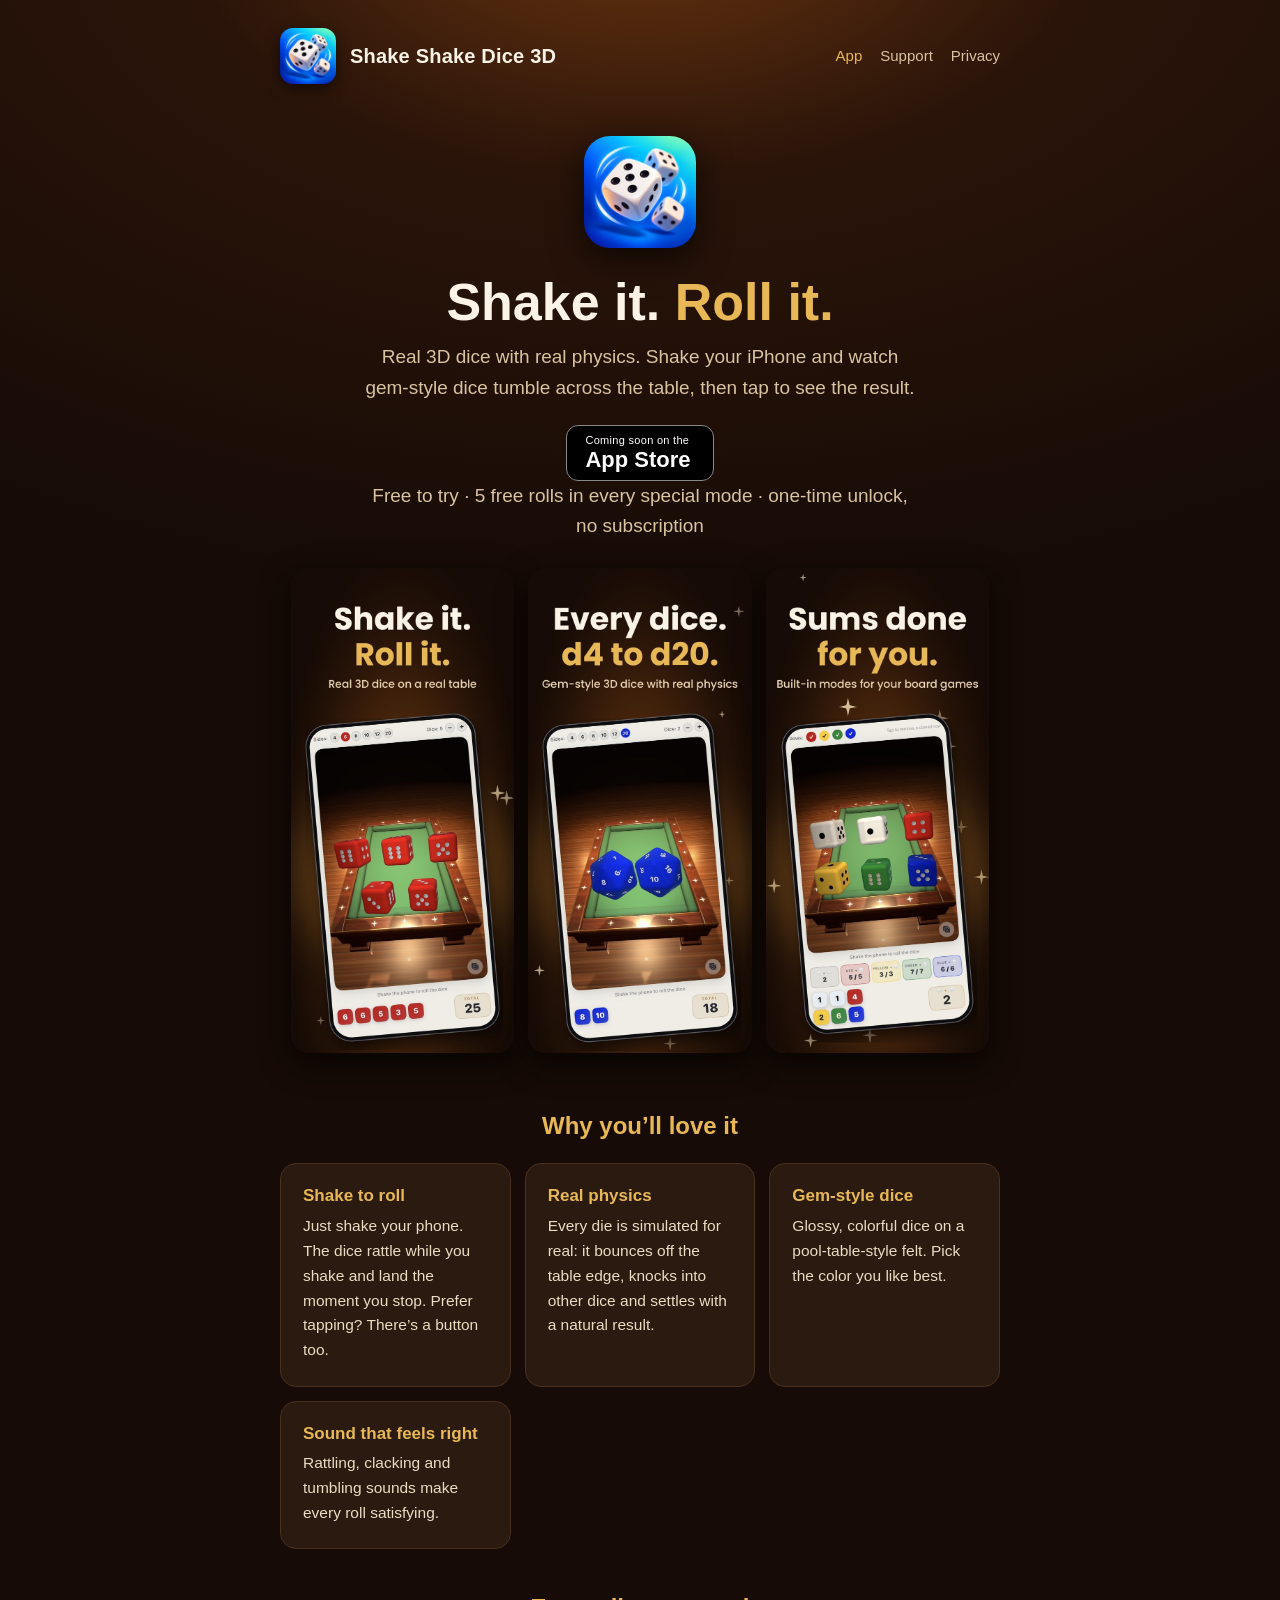
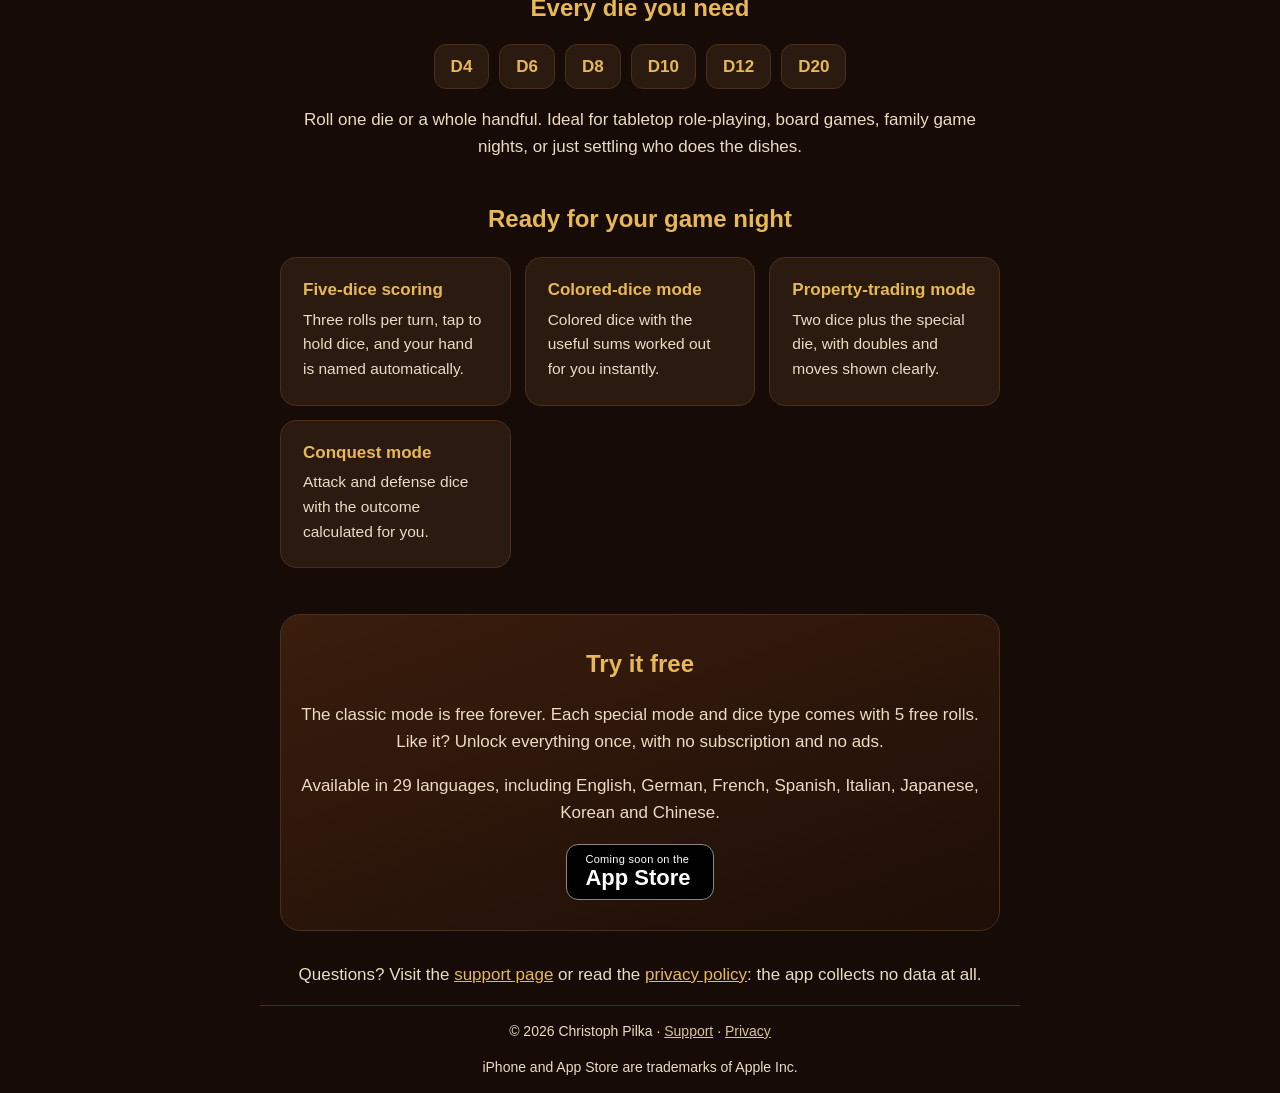
<file: index.html>
<!doctype html>
<html lang="en">
<head>
<meta charset="utf-8">
<meta name="viewport" content="width=device-width,initial-scale=1">
<title>Shake Shake Dice 3D – Roll real 3D dice on your iPhone</title>
<meta name="description" content="Shake your iPhone and watch gem-style 3D dice tumble across the table. Six dice types, realistic physics and sound, and ready-made modes for your favorite dice games. Free to try.">
<meta property="og:title" content="Shake Shake Dice 3D">
<meta property="og:description" content="Shake it. Roll it. Real 3D dice with real physics on your iPhone.">
<meta property="og:image" content="screen1.jpg">
<link rel="icon" href="icon.png">
<link rel="apple-touch-icon" href="apple-touch-icon.png">
<link rel="stylesheet" href="style.css">
</head>
<body>
<header class="site"><div class="wrap">
  <img src="icon.png" alt="Shake Shake Dice app icon" width="56" height="56">
  <b>Shake Shake Dice 3D</b>
  <nav><a href="index.html" aria-current="page">App</a><a href="support.html">Support</a><a href="privacy.html">Privacy</a></nav>
</div></header>

<main class="wrap">
  <section class="hero big">
    <img class="icon" src="icon.png" alt="Shake Shake Dice 3D icon" width="112" height="112">
    <h1>Shake it. <span>Roll it.</span></h1>
    <p>Real 3D dice with real physics. Shake your iPhone and watch gem-style dice tumble across the table, then tap to see the result.</p>
    <a class="badge" href="#" aria-disabled="true"><small>Coming soon on the</small><b>App Store</b></a>
    <p class="cta-note">Free to try · 5 free rolls in every special mode · one-time unlock, no subscription</p>
    <div class="shots large">
      <img src="screen1.jpg" alt="Five red dice on a green felt table" loading="lazy">
      <img src="screen2.jpg" alt="Two blue twenty-sided dice" loading="lazy">
      <img src="screen3.jpg" alt="Colored dice with the sums worked out" loading="lazy">
    </div>
  </section>

  <h2 class="center">Why you’ll love it</h2>
  <div class="grid">
    <div class="card"><h3>Shake to roll</h3><p>Just shake your phone. The dice rattle while you shake and land the moment you stop. Prefer tapping? There’s a button too.</p></div>
    <div class="card"><h3>Real physics</h3><p>Every die is simulated for real: it bounces off the table edge, knocks into other dice and settles with a natural result.</p></div>
    <div class="card"><h3>Gem-style dice</h3><p>Glossy, colorful dice on a pool-table-style felt. Pick the color you like best.</p></div>
    <div class="card"><h3>Sound that feels right</h3><p>Rattling, clacking and tumbling sounds make every roll satisfying.</p></div>
  </div>

  <h2 class="center">Every die you need</h2>
  <div class="dice"><span>D4</span><span>D6</span><span>D8</span><span>D10</span><span>D12</span><span>D20</span></div>
  <p class="center">Roll one die or a whole handful. Ideal for tabletop role-playing, board games, family game nights, or just settling who does the dishes.</p>

  <h2 class="center">Ready for your game night</h2>
  <div class="grid">
    <div class="card"><h3>Five-dice scoring</h3><p>Three rolls per turn, tap to hold dice, and your hand is named automatically.</p></div>
    <div class="card"><h3>Colored-dice mode</h3><p>Colored dice with the useful sums worked out for you instantly.</p></div>
    <div class="card"><h3>Property-trading mode</h3><p>Two dice plus the special die, with doubles and moves shown clearly.</p></div>
    <div class="card"><h3>Conquest mode</h3><p>Attack and defense dice with the outcome calculated for you.</p></div>
  </div>

  <div class="band">
    <h2>Try it free</h2>
    <p>The classic mode is free forever. Each special mode and dice type comes with 5 free rolls. Like it? Unlock everything once, with no subscription and no ads.</p>
    <p>Available in 29 languages, including English, German, French, Spanish, Italian, Japanese, Korean and Chinese.</p>
    <a class="badge" href="#" aria-disabled="true"><small>Coming soon on the</small><b>App Store</b></a>
  </div>

  <p class="center" style="margin-top:30px">Questions? Visit the <a href="support.html">support page</a> or read the <a href="privacy.html">privacy policy</a>: the app collects no data at all.</p>
</main>

<footer class="wrap">
  <p>© 2026 Christoph Pilka · <a href="support.html">Support</a> · <a href="privacy.html">Privacy</a></p>
  <p>iPhone and App Store are trademarks of Apple Inc.</p>
</footer>
</body>
</html>
</file>
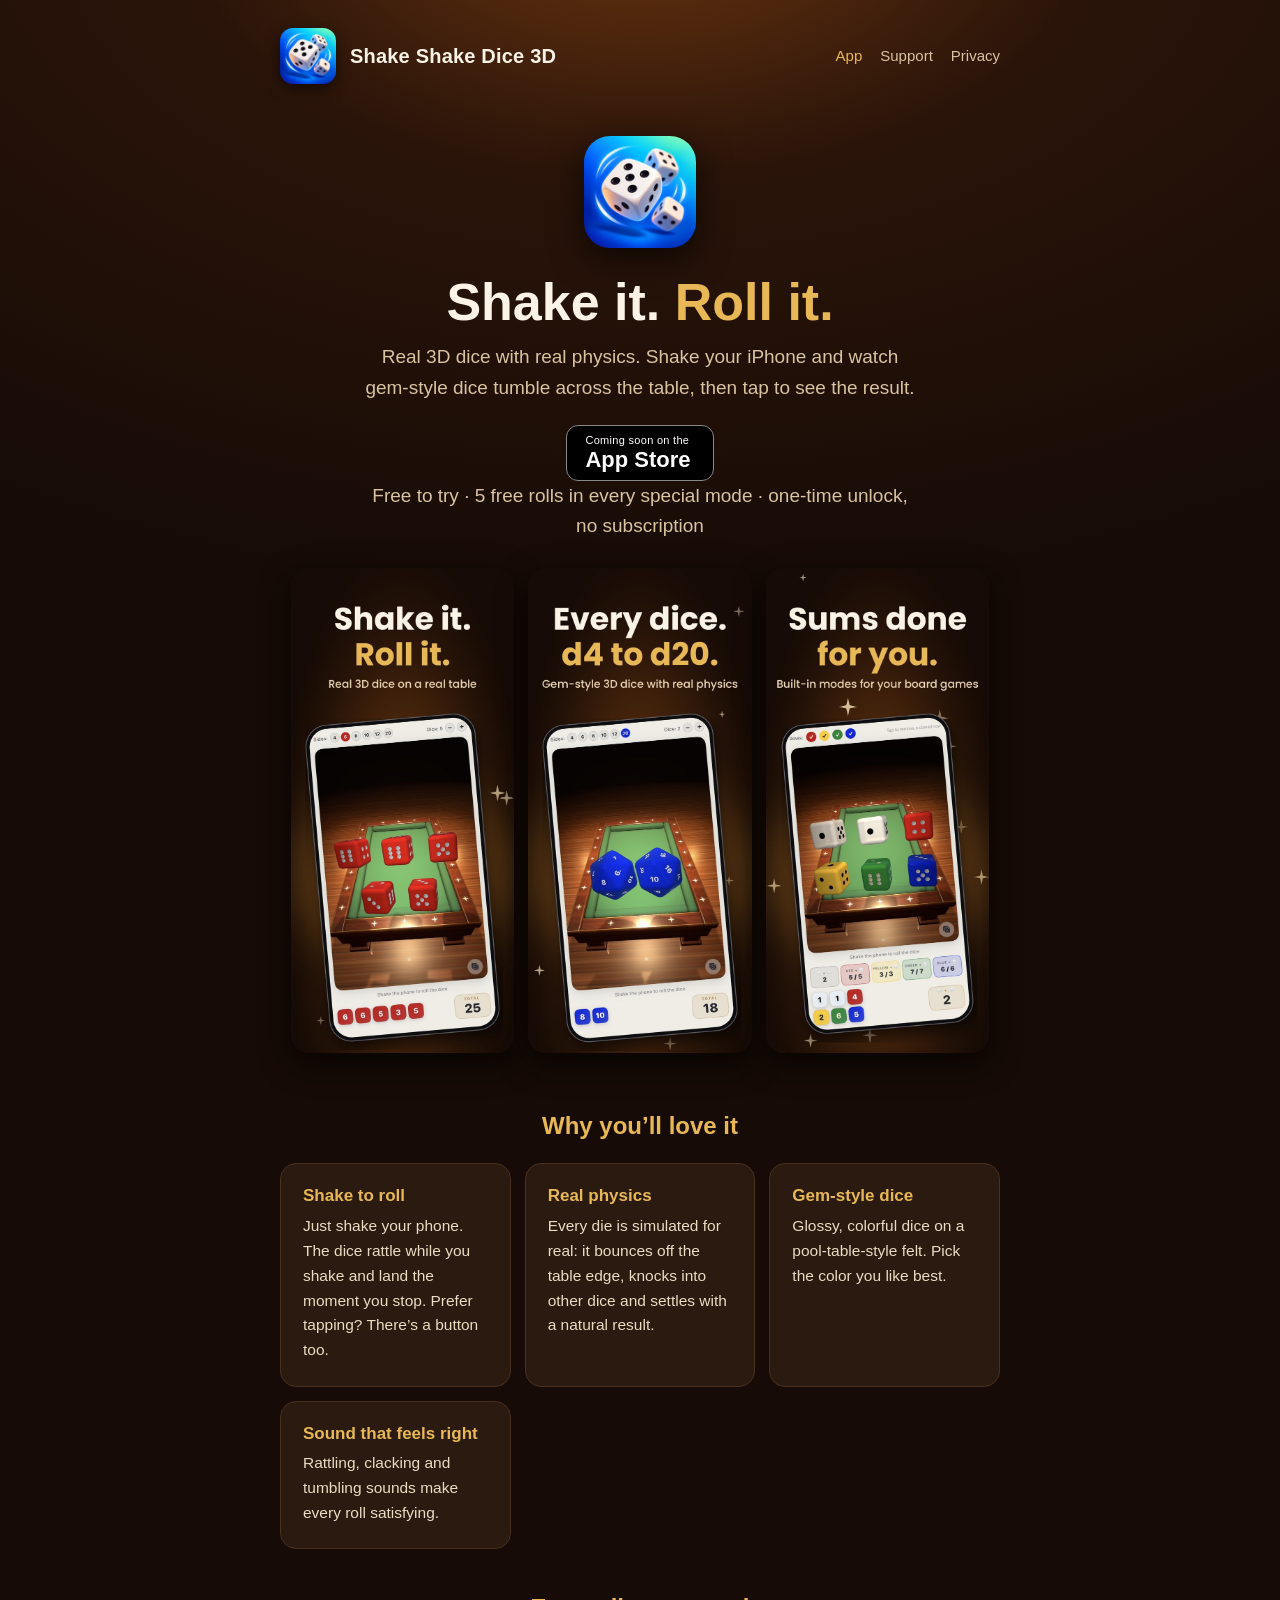
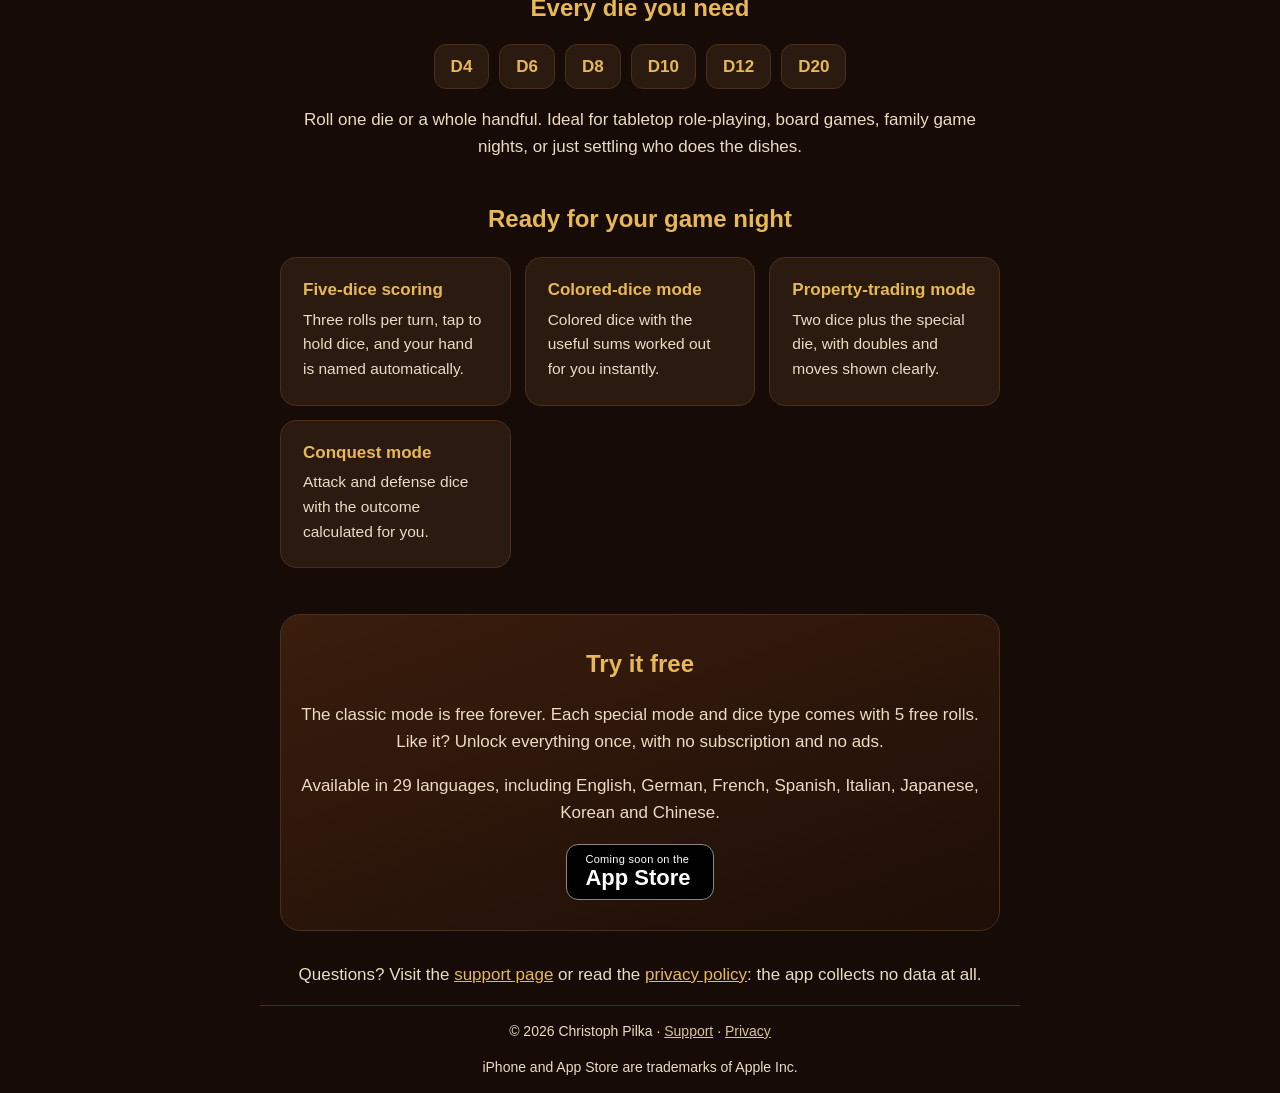
<file: marketing.html>
<!doctype html>
<html lang="en">
<head>
<meta charset="utf-8">
<meta name="viewport" content="width=device-width,initial-scale=1">
<title>Shake Shake Dice 3D – Roll real 3D dice on your iPhone</title>
<meta name="description" content="Shake your iPhone and watch gem-style 3D dice tumble across the table. Six dice types, realistic physics and sound, and ready-made modes for your favorite dice games. Free to try.">
<meta property="og:title" content="Shake Shake Dice 3D">
<meta property="og:description" content="Shake it. Roll it. Real 3D dice with real physics on your iPhone.">
<meta property="og:image" content="screen1.jpg">
<link rel="icon" href="icon.png">
<link rel="apple-touch-icon" href="apple-touch-icon.png">
<link rel="stylesheet" href="style.css">
</head>
<body>
<header class="site"><div class="wrap">
  <img src="icon.png" alt="Shake Shake Dice app icon" width="56" height="56">
  <b>Shake Shake Dice 3D</b>
  <nav><a href="marketing.html" aria-current="page">App</a><a href="index.html">Support</a><a href="privacy.html">Privacy</a></nav>
</div></header>

<main class="wrap">
  <section class="hero big">
    <img class="icon" src="icon.png" alt="Shake Shake Dice 3D icon" width="112" height="112">
    <h1>Shake it. <span>Roll it.</span></h1>
    <p>Real 3D dice with real physics. Shake your iPhone and watch gem-style dice tumble across the table, then tap to see the result.</p>
    <a class="badge" href="#" aria-disabled="true"><small>Coming soon on the</small><b>App Store</b></a>
    <p class="cta-note">Free to try · 5 free rolls in every special mode · one-time unlock, no subscription</p>
    <div class="shots large">
      <img src="screen1.jpg" alt="Five red dice on a green felt table" loading="lazy">
      <img src="screen2.jpg" alt="Two blue twenty-sided dice" loading="lazy">
      <img src="screen3.jpg" alt="Colored dice with the sums worked out" loading="lazy">
    </div>
  </section>

  <h2 class="center">Why you’ll love it</h2>
  <div class="grid">
    <div class="card"><h3>Shake to roll</h3><p>Just shake your phone. The dice rattle while you shake and land the moment you stop. Prefer tapping? There’s a button too.</p></div>
    <div class="card"><h3>Real physics</h3><p>Every die is simulated for real: it bounces off the table edge, knocks into other dice and settles with a natural result.</p></div>
    <div class="card"><h3>Gem-style dice</h3><p>Glossy, colorful dice on a pool-table-style felt. Pick the color you like best.</p></div>
    <div class="card"><h3>Sound that feels right</h3><p>Rattling, clacking and tumbling sounds make every roll satisfying.</p></div>
  </div>

  <h2 class="center">Every die you need</h2>
  <div class="dice"><span>D4</span><span>D6</span><span>D8</span><span>D10</span><span>D12</span><span>D20</span></div>
  <p class="center">Roll one die or a whole handful. Ideal for tabletop role-playing, board games, family game nights, or just settling who does the dishes.</p>

  <h2 class="center">Ready for your game night</h2>
  <div class="grid">
    <div class="card"><h3>Five-dice scoring</h3><p>Three rolls per turn, tap to hold dice, and your hand is named automatically.</p></div>
    <div class="card"><h3>Colored-dice mode</h3><p>Colored dice with the useful sums worked out for you instantly.</p></div>
    <div class="card"><h3>Property-trading mode</h3><p>Two dice plus the special die, with doubles and moves shown clearly.</p></div>
    <div class="card"><h3>Conquest mode</h3><p>Attack and defense dice with the outcome calculated for you.</p></div>
  </div>

  <div class="band">
    <h2>Try it free</h2>
    <p>The classic mode is free forever. Each special mode and dice type comes with 5 free rolls. Like it? Unlock everything once, with no subscription and no ads.</p>
    <p>Available in 29 languages, including English, German, French, Spanish, Italian, Japanese, Korean and Chinese.</p>
    <a class="badge" href="#" aria-disabled="true"><small>Coming soon on the</small><b>App Store</b></a>
  </div>

  <p class="center" style="margin-top:30px">Questions? Visit the <a href="index.html">support page</a> or read the <a href="privacy.html">privacy policy</a>: the app collects no data at all.</p>
</main>

<footer class="wrap">
  <p>© 2026 Christoph Pilka · <a href="index.html">Support</a> · <a href="privacy.html">Privacy</a></p>
  <p>iPhone and App Store are trademarks of Apple Inc.</p>
</footer>
</body>
</html>
</file>
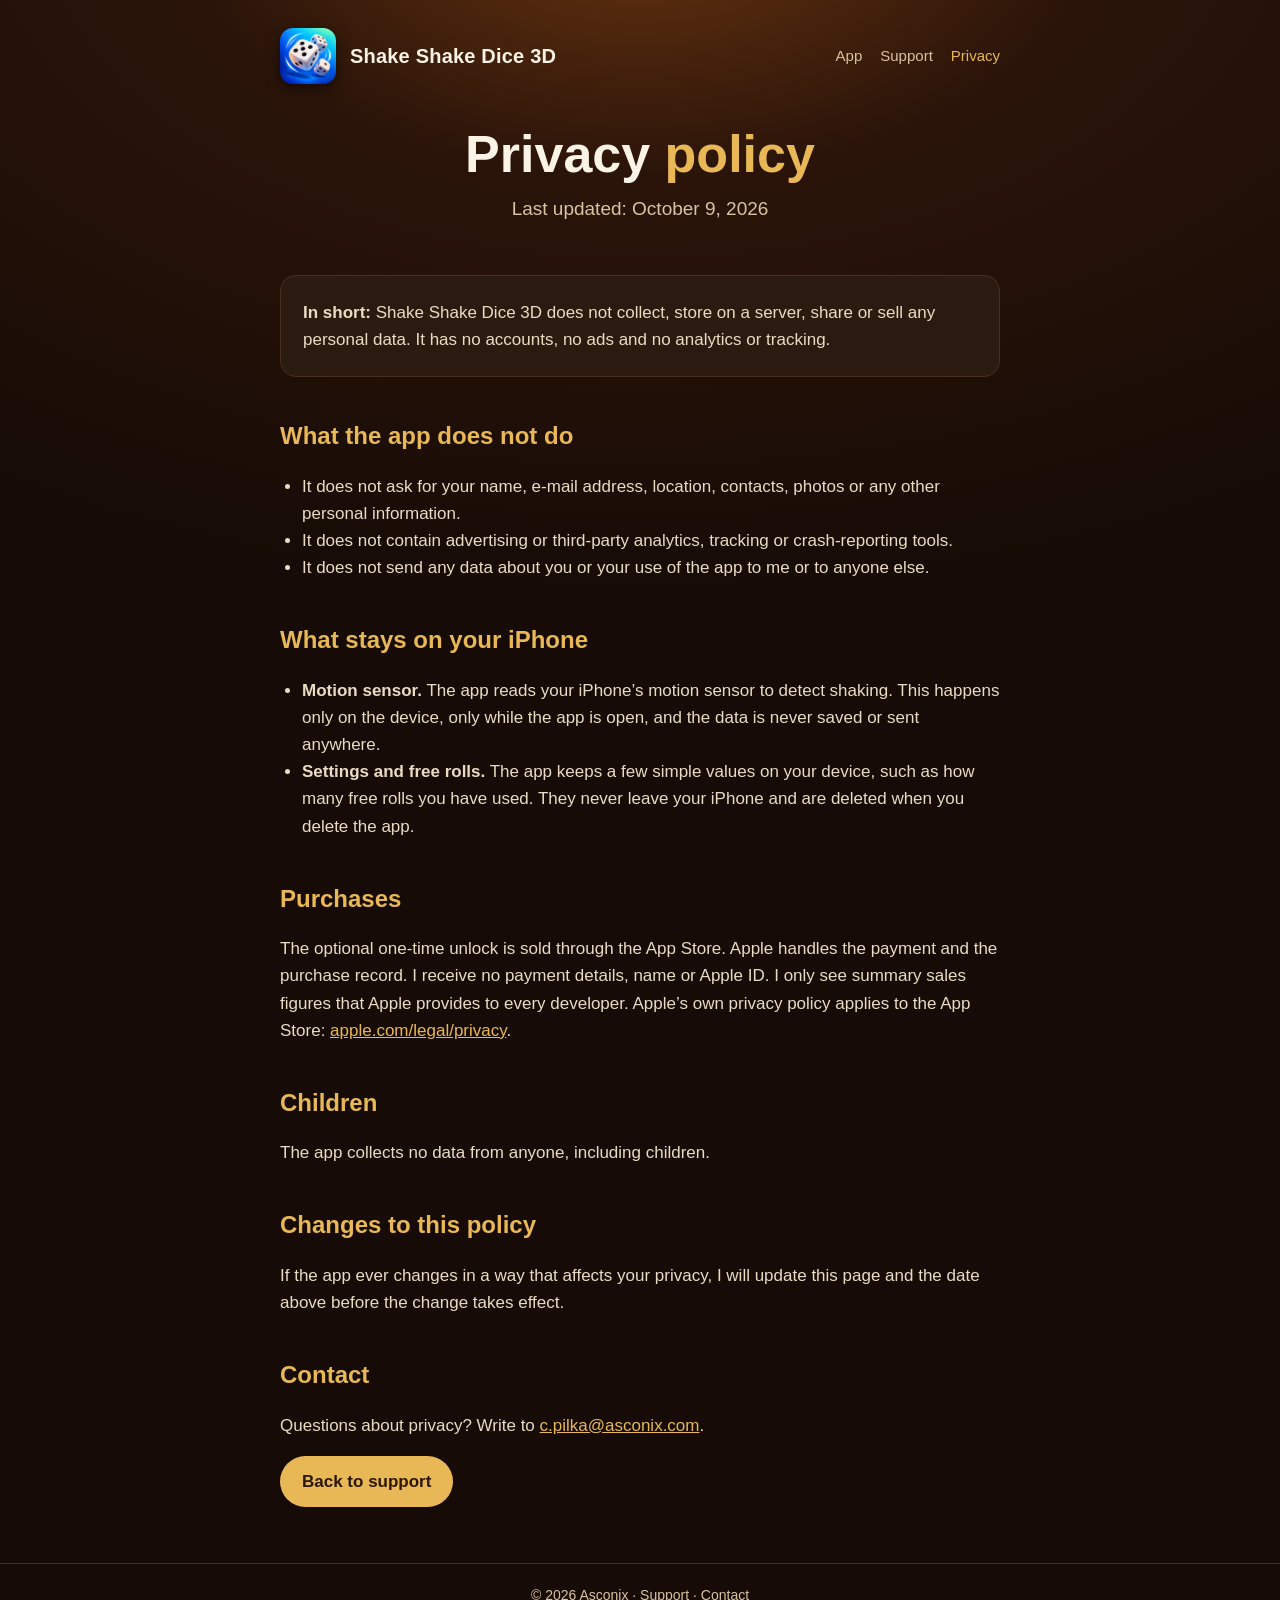
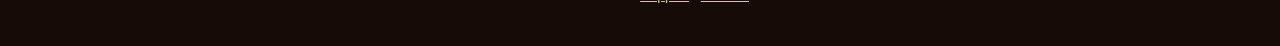
<file: privacy.html>
<!doctype html>
<html lang="en">
<head>
<meta charset="utf-8">
<meta name="viewport" content="width=device-width,initial-scale=1">
<title>Shake Shake Dice 3D – Privacy Policy</title>
<meta name="description" content="Privacy policy for Shake Shake Dice 3D. The app collects no personal data.">
<link rel="icon" href="icon.png">
<link rel="apple-touch-icon" href="apple-touch-icon.png">
<link rel="stylesheet" href="style.css">
</head>
<body>
<header class="site"><div class="wrap">
  <img src="icon.png" alt="Shake Shake Dice app icon" width="56" height="56">
  <b>Shake Shake Dice 3D</b>
  <nav><a href="index.html">App</a><a href="support.html">Support</a><a href="privacy.html" aria-current="page">Privacy</a></nav>
</div></header>

<main class="wrap">
  <section class="hero"><h1>Privacy <span>policy</span></h1>
    <p>Last updated: October 9, 2026</p></section>

  <div class="card"><p><b>In short:</b> Shake Shake Dice 3D does not collect, store on a server, share or sell any personal data. It has no accounts, no ads and no analytics or tracking.</p></div>

  <h2>What the app does not do</h2>
  <ul>
    <li>It does not ask for your name, e-mail address, location, contacts, photos or any other personal information.</li>
    <li>It does not contain advertising or third-party analytics, tracking or crash-reporting tools.</li>
    <li>It does not send any data about you or your use of the app to me or to anyone else.</li>
  </ul>

  <h2>What stays on your iPhone</h2>
  <ul>
    <li><b>Motion sensor.</b> The app reads your iPhone’s motion sensor to detect shaking. This happens only on the device, only while the app is open, and the data is never saved or sent anywhere.</li>
    <li><b>Settings and free rolls.</b> The app keeps a few simple values on your device, such as how many free rolls you have used. They never leave your iPhone and are deleted when you delete the app.</li>
  </ul>

  <h2>Purchases</h2>
  <p>The optional one-time unlock is sold through the App Store. Apple handles the payment and the purchase record. I receive no payment details, name or Apple ID. I only see summary sales figures that Apple provides to every developer. Apple’s own privacy policy applies to the App Store: <a href="https://www.apple.com/legal/privacy/">apple.com/legal/privacy</a>.</p>

  <h2>Children</h2>
  <p>The app collects no data from anyone, including children.</p>

  <h2>Changes to this policy</h2>
  <p>If the app ever changes in a way that affects your privacy, I will update this page and the date above before the change takes effect.</p>

  <h2>Contact</h2>
  <p>Questions about privacy? Write to <a href="mailto:c.pilka@asconix.com">c.pilka@asconix.com</a>.</p>
  <p><a class="btn" href="support.html">Back to support</a></p>
</main>

<footer><div class="wrap">© 2026 Asconix · <a href="support.html">Support</a> · <a href="mailto:c.pilka@asconix.com">Contact</a></div></footer>
</body>
</html>
</file>
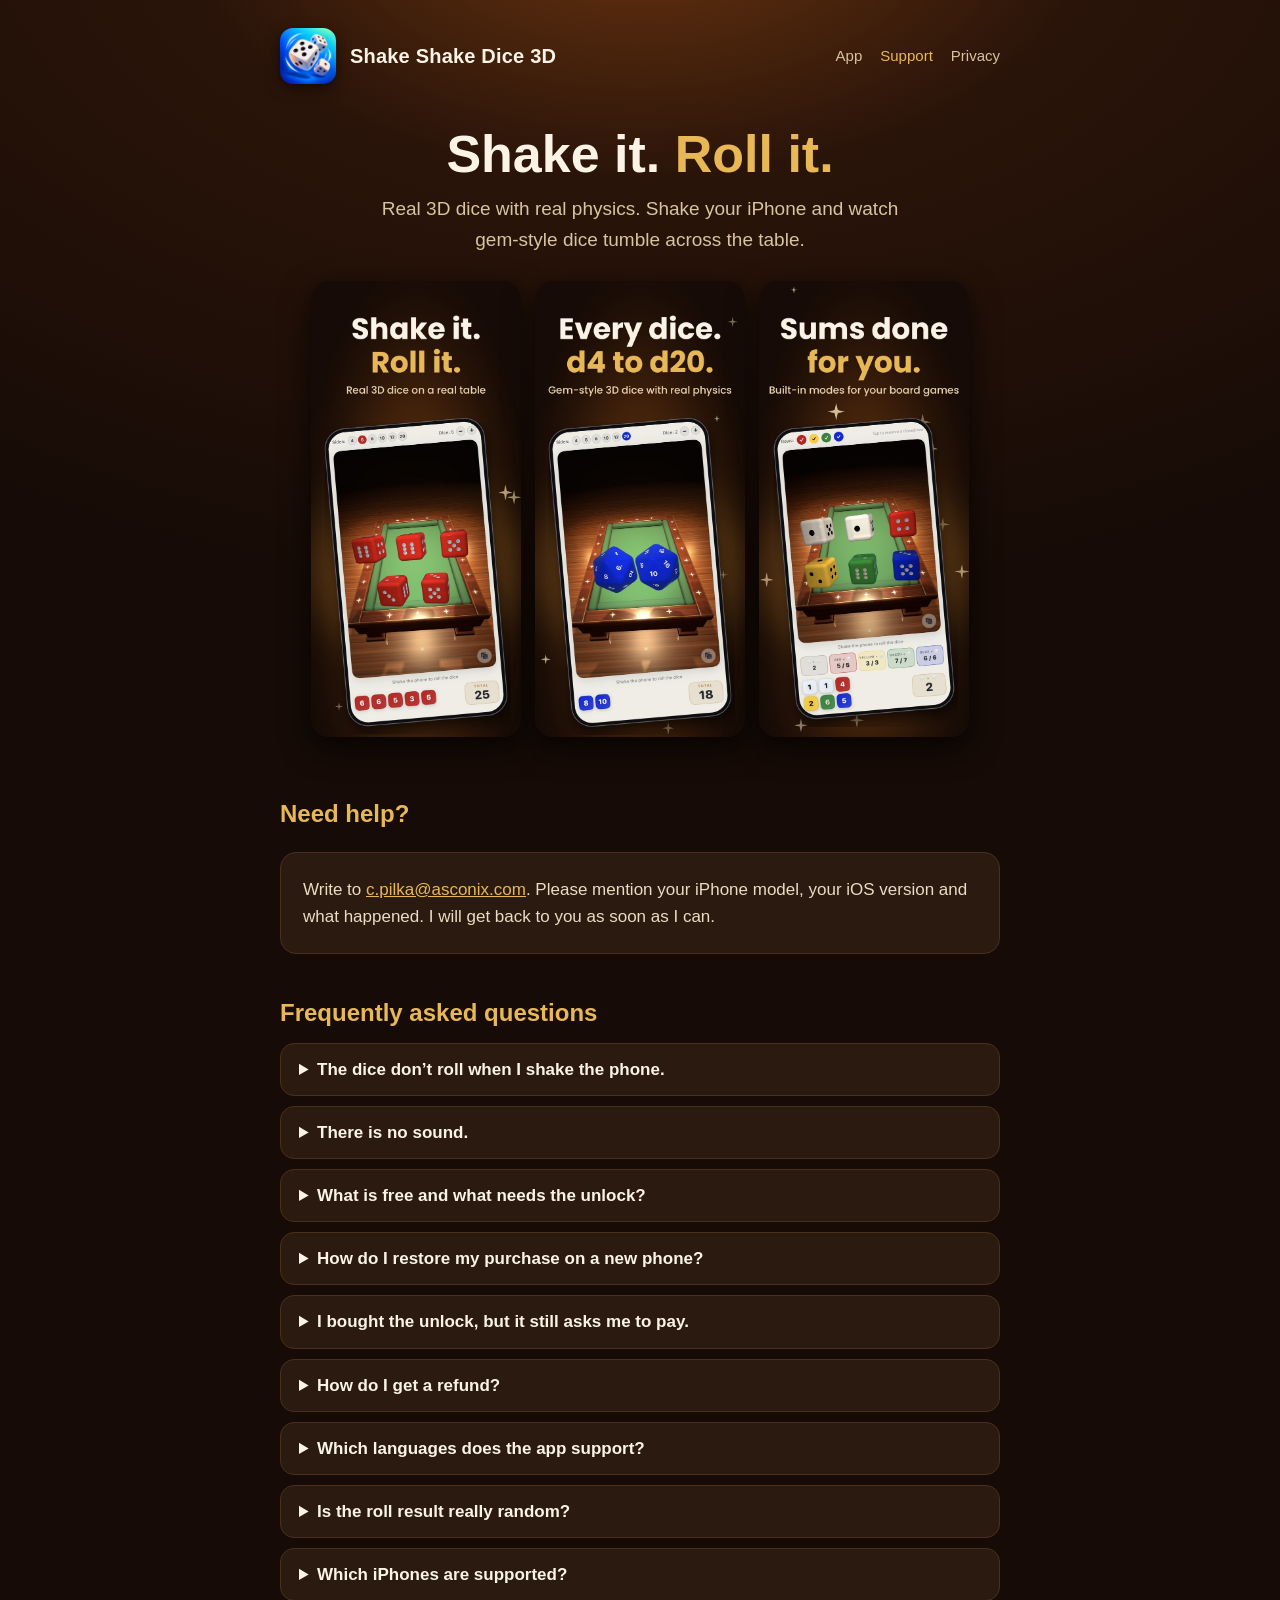
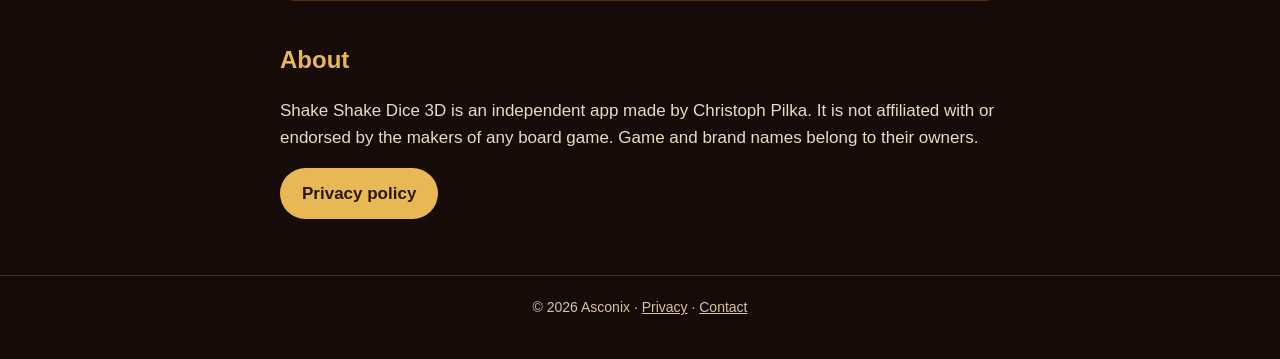
<file: support.html>
<!doctype html>
<html lang="en">
<head>
<meta charset="utf-8">
<meta name="viewport" content="width=device-width,initial-scale=1">
<title>Shake Shake Dice 3D – Support</title>
<meta name="description" content="Support and help for Shake Shake Dice 3D, the iPhone app that rolls real 3D dice when you shake your phone.">
<link rel="icon" href="icon.png">
<link rel="apple-touch-icon" href="apple-touch-icon.png">
<link rel="stylesheet" href="style.css">
</head>
<body>
<header class="site"><div class="wrap">
  <img src="icon.png" alt="Shake Shake Dice app icon" width="56" height="56">
  <b>Shake Shake Dice 3D</b>
  <nav><a href="index.html">App</a><a href="support.html" aria-current="page">Support</a><a href="privacy.html">Privacy</a></nav>
</div></header>

<main class="wrap">
  <section class="hero">
    <h1>Shake it. <span>Roll it.</span></h1>
    <p>Real 3D dice with real physics. Shake your iPhone and watch gem-style dice tumble across the table.</p>
    <div class="shots">
      <img src="screen1.jpg" alt="Five red dice on a green felt table" loading="lazy">
      <img src="screen2.jpg" alt="Two blue twenty-sided dice" loading="lazy">
      <img src="screen3.jpg" alt="Colored dice with the sums worked out" loading="lazy">
    </div>
  </section>

  <h2>Need help?</h2>
  <div class="card">
    <p>Write to <a href="mailto:c.pilka@asconix.com?subject=Shake%20Shake%20Dice%203D%20support">c.pilka@asconix.com</a>. Please mention your iPhone model, your iOS version and what happened. I will get back to you as soon as I can.</p>
  </div>

  <h2>Frequently asked questions</h2>

  <details><summary>The dice don’t roll when I shake the phone.</summary>
    <p>Shake the phone firmly in your hand: the dice rattle while you shake and land when you stop. If shaking doesn’t work, you can always tap the dice button in the lower right corner of the table. Shake detection needs no special permission, but it can be weaker when the phone is in a thick case or is lying on a table.</p></details>

  <details><summary>There is no sound.</summary>
    <p>Check that the ring/silent switch (or the Action button setting) is not muted and that the volume is turned up. The dice sounds are played by the app itself.</p></details>

  <details><summary>What is free and what needs the unlock?</summary>
    <p>The classic six-sided die is free forever. The other dice (d4, d8, d10, d12, d20) and the game modes (five-dice hands, colored dice, attack and defend) give you five free rolls each. After that, a single one-time purchase unlocks everything. There is no subscription and there are no ads.</p></details>

  <details><summary>How do I restore my purchase on a new phone?</summary>
    <p>Open any locked mode or dice type to see the unlock screen and tap <b>Restore purchase</b>. Use the same Apple ID you bought with.</p></details>

  <details><summary>I bought the unlock, but it still asks me to pay.</summary>
    <p>Tap <b>Restore purchase</b> on the unlock screen and make sure you are signed in to the same Apple ID in Settings → your name → Media &amp; Purchases. If it still doesn’t work, write to me and include the order number from Apple’s receipt email.</p></details>

  <details><summary>How do I get a refund?</summary>
    <p>Refunds for App Store purchases are handled by Apple. Go to <a href="https://reportaproblem.apple.com">reportaproblem.apple.com</a>, sign in and choose the purchase.</p></details>

  <details><summary>Which languages does the app support?</summary>
    <p>English, German, French, Spanish, Italian, Dutch, Portuguese (Brazil and Portugal), Danish, Finnish, Norwegian, Swedish, Polish, Czech, Slovak, Hungarian, Romanian, Bulgarian, Croatian, Serbian, Ukrainian, Lithuanian, Greek, Turkish, Arabic, Hindi, Japanese, Korean and Simplified Chinese. The app follows your iPhone’s language. Spotted a translation mistake? Please write to me.</p></details>

  <details><summary>Is the roll result really random?</summary>
    <p>The dice are simulated with real physics, so the result comes from how they tumble, bounce and land on the table.</p></details>

  <details><summary>Which iPhones are supported?</summary>
    <p>iPhones running iOS 16.6 or later. The app is made for iPhone and does not have a separate iPad or Mac version.</p></details>

  <h2>About</h2>
  <p>Shake Shake Dice 3D is an independent app made by Christoph Pilka. It is not affiliated with or endorsed by the makers of any board game. Game and brand names belong to their owners.</p>
  <p><a class="btn" href="privacy.html">Privacy policy</a></p>
</main>

<footer><div class="wrap">© 2026 Asconix · <a href="privacy.html">Privacy</a> · <a href="mailto:c.pilka@asconix.com">Contact</a></div></footer>
</body>
</html>
</file>
<file: style.css>
:root{--bg:#160b06;--bg2:#2a1409;--card:#2a1a10;--ink:#faf3e6;--muted:#d9c3a0;--gold:#e8b856;--line:#4a2f1c}
*{box-sizing:border-box}
html{-webkit-text-size-adjust:100%}
body{margin:0;font:17px/1.6 -apple-system,BlinkMacSystemFont,"Segoe UI",Roboto,Helvetica,Arial,sans-serif;color:var(--ink);background:radial-gradient(1200px 700px at 50% -10%,#6b3510 0%,var(--bg2) 38%,var(--bg) 100%) fixed,var(--bg)}
a{color:var(--gold)}
.wrap{max-width:760px;margin:0 auto;padding:0 20px}
header.site{padding:28px 0 8px}
header.site .wrap{display:flex;align-items:center;gap:14px}
header.site img{width:56px;height:56px;border-radius:13px;box-shadow:0 4px 14px #0008}
header.site b{font-size:20px;letter-spacing:.2px}
nav{margin-left:auto;display:flex;gap:18px;font-size:15px}
nav a{text-decoration:none;color:var(--muted)}
nav a:hover,nav a[aria-current]{color:var(--gold)}
.hero{padding:34px 0 10px;text-align:center}
.hero h1{font-size:clamp(34px,7vw,52px);line-height:1.08;margin:0 0 12px}
.hero h1 span{color:var(--gold)}
.hero p{color:var(--muted);max-width:560px;margin:0 auto 22px;font-size:19px}
.shots{display:flex;gap:14px;justify-content:center;margin:26px 0 8px}
.shots img{width:31%;max-width:210px;height:auto;border-radius:18px;box-shadow:0 10px 30px #000a}
h2{font-size:24px;margin:40px 0 8px;color:var(--gold)}
h3{font-size:18px;margin:26px 0 4px}
p,li{color:#eadcc3}
ul{padding-left:22px}
.card{background:var(--card);border:1px solid var(--line);border-radius:16px;padding:18px 22px;margin:18px 0}
.card p{margin:.3em 0}
details{background:var(--card);border:1px solid var(--line);border-radius:14px;padding:12px 18px;margin:10px 0}
summary{cursor:pointer;font-weight:600;color:var(--ink)}
details p{margin:.6em 0 .2em}
.btn{display:inline-block;background:var(--gold);color:#2b1704;font-weight:700;text-decoration:none;padding:12px 22px;border-radius:999px}
footer{margin:56px 0 40px;padding-top:20px;border-top:1px solid var(--line);font-size:14px;color:var(--muted);text-align:center}
footer a{color:var(--muted)}
/* marketing page */
.hero.big{padding:44px 0 6px}
.hero .icon{width:112px;height:112px;border-radius:26px;box-shadow:0 10px 34px #000a;margin-bottom:18px}
.badge{display:inline-block;background:#000;color:#fff;text-decoration:none;border:1px solid #888;border-radius:12px;padding:8px 22px 8px 18px;line-height:1.15;text-align:left}
.badge small{display:block;font-size:11px;letter-spacing:.3px}
.badge b{font-size:22px}
.cta-note{font-size:14px;color:var(--muted);margin-top:10px}
.grid{display:grid;grid-template-columns:repeat(auto-fit,minmax(220px,1fr));gap:14px;margin:18px 0}
.grid .card{margin:0}
.grid h3{margin:0 0 4px;font-size:17px;color:var(--gold)}
.grid p{font-size:15.5px}
.dice{display:flex;flex-wrap:wrap;gap:10px;justify-content:center;margin:16px 0}
.dice span{background:var(--card);border:1px solid var(--line);border-radius:12px;padding:8px 16px;font-weight:700;color:var(--gold)}
.band{text-align:center;margin:46px 0 10px;padding:30px 20px;border:1px solid var(--line);border-radius:20px;background:linear-gradient(160deg,#3a1d0d,#1d0e07)}
.band h2{margin-top:0}
.center{text-align:center}
.shots.large img{max-width:230px}
@media(max-width:480px){header.site b{font-size:16px;line-height:1.2}header.site .wrap{gap:10px}nav{gap:12px;font-size:14px}}
</file>
